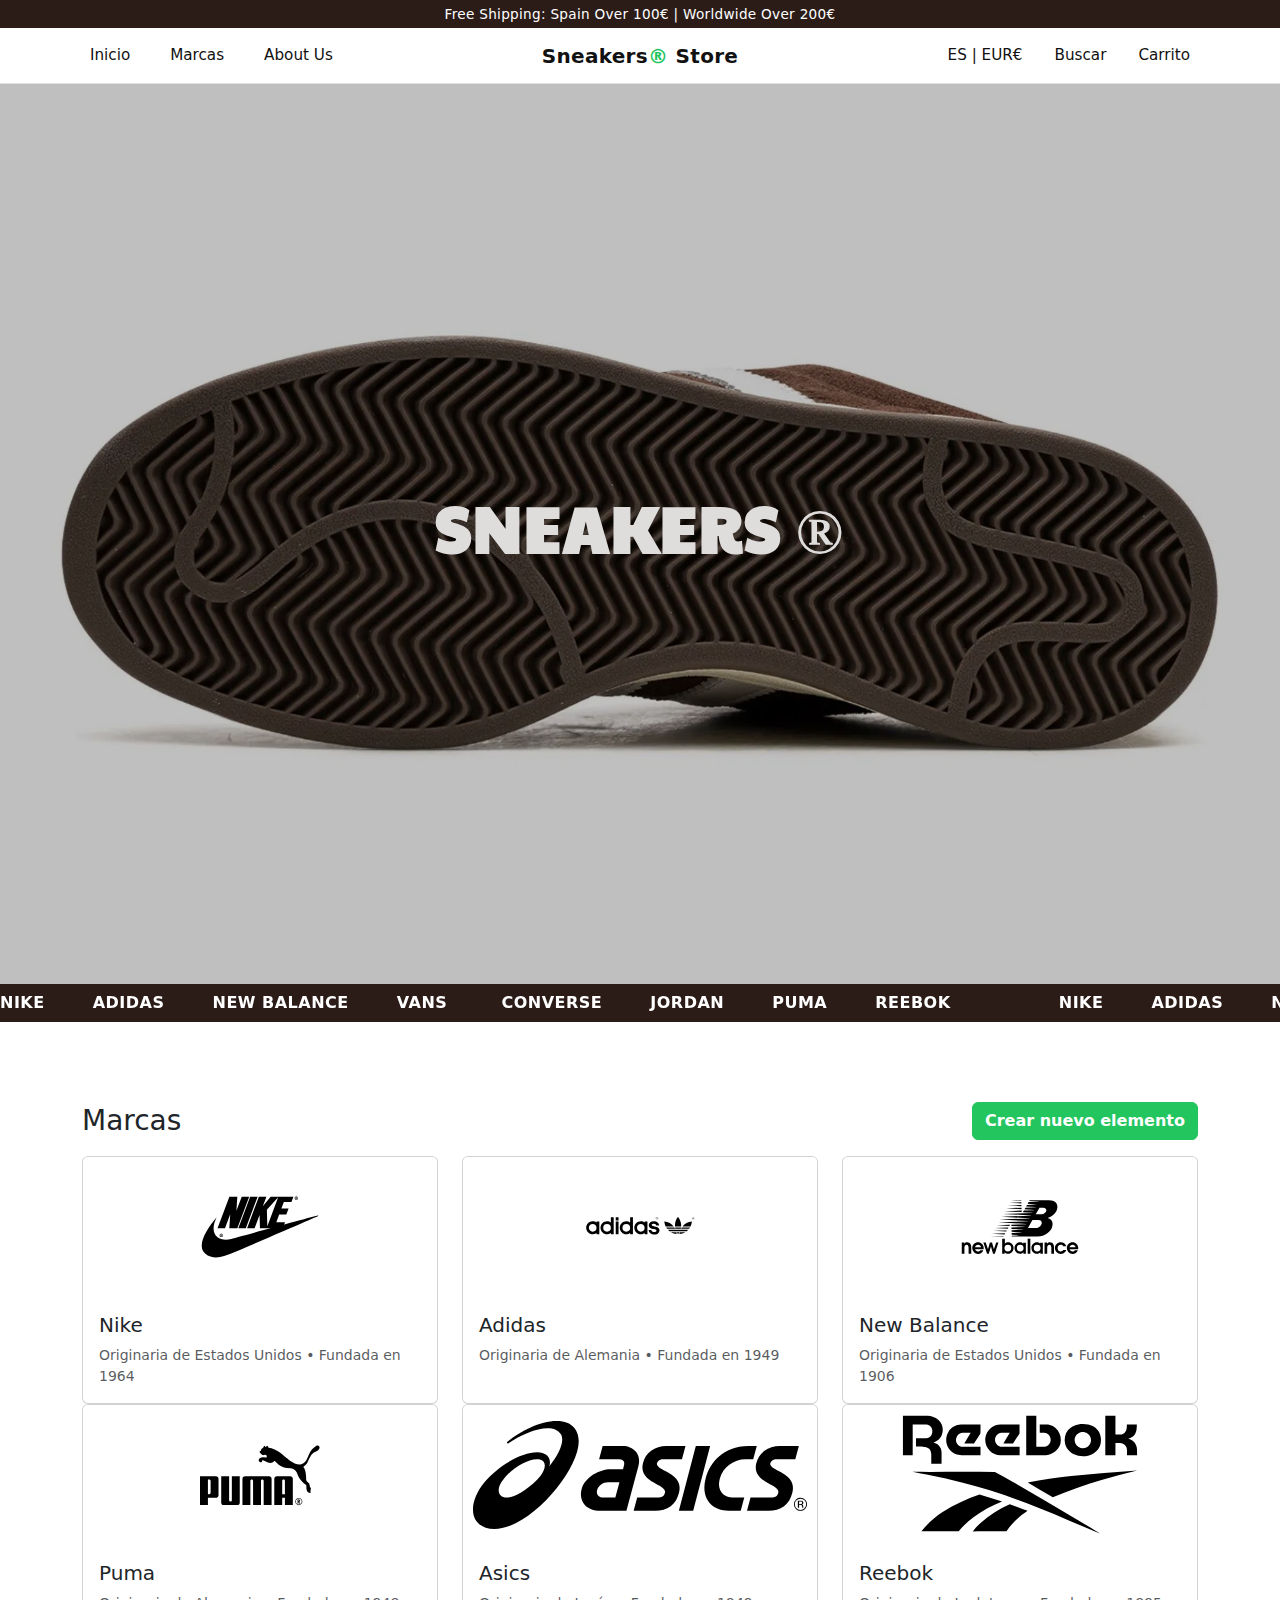
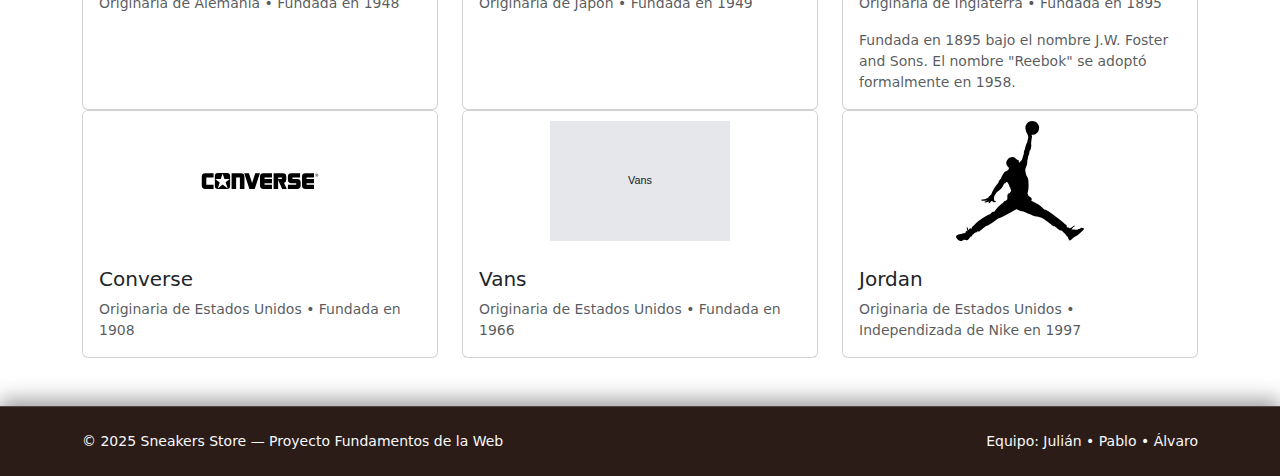
<file: index.html>
<!doctype html>
<html lang="es">
  <head>
    <meta charset="utf-8">
    <meta name="viewport" content="width=device-width, initial-scale=1">
    <title>Sneakers Store — Marcas</title>
    <link href="https://fonts.googleapis.com/css2?family=Paytone+One&display=swap" rel="stylesheet">
    <link href="https://cdn.jsdelivr.net/npm/bootstrap@5.3.3/dist/css/bootstrap.min.css" rel="stylesheet">
    <link href="css/styles.css" rel="stylesheet">
  </head>
  <body>
    <div class="top-bar text-center text-white py-1">
      Free Shipping: Spain Over 100€ | Worldwide Over 200€
    </div>

    <!-- NAVBAR -->
    <nav class="navbar navbar-expand-md border-bottom">
      <div class="container position-relative">
        <!-- BRAND -->
        <a class="navbar-brand fw-bold" href="index.html">
          Sneakers<span class="text-accent">®</span> Store
        </a>
        <button class="navbar-toggler bg-light" type="button"
                data-bs-toggle="collapse" data-bs-target="#navMenu"
                aria-controls="navMenu" aria-expanded="false" aria-label="Menú">
          <span class="navbar-toggler-icon"></span>
        </button>
        <div class="collapse navbar-collapse" id="navMenu">
          <!-- Menú izquierdo -->
          <ul class="navbar-nav me-md-auto flex-row gap-4">
            <li class="nav-item"><a class="nav-link" href="#">Inicio</a></li>
            <li class="nav-item"><a class="nav-link" href="index.html#marcas">Marcas</a></li>
            <li class="nav-item"><a class="nav-link" href="index.html#about">About Us</a></li>
          </ul>
          <!-- Menú derecho -->
          <ul class="navbar-nav ms-md-auto flex-row gap-3">
            <li class="nav-item"><a class="nav-link small" href="#">ES | EUR€</a></li>
            <li class="nav-item"><a class="nav-link small" href="#">Buscar</a></li>
            <li class="nav-item"><a class="nav-link small" href="#">Carrito</a></li>
          </ul>
        </div>
      </div>
    </nav>

    <!-- HERO -->
    <section class="hero d-flex align-items-center justify-content-center text-center">
      <h1 class="brand-title display-1 fw-bold">SNEAKERS <span class="registered-brand">®</span></h1>
    </section>

    <!-- TICKER DE MARCAS -->
    <div class="ticker" aria-label="Marcas">
      <div class="ticker__track">
        <div class="ticker__group">
          <span>Nike</span><span>Adidas</span><span>New Balance</span><span>Vans</span>
          <span>Converse</span><span>Jordan</span><span>Puma</span><span>Reebok</span>
        </div>
        <div class="ticker__group" aria-hidden="true">
          <span>Nike</span><span>Adidas</span><span>New Balance</span><span>Vans</span>
          <span>Converse</span><span>Jordan</span><span>Puma</span><span>Reebok</span>
        </div>
        <div class="ticker__group" aria-hidden="true">
          <span>Nike</span><span>Adidas</span><span>New Balance</span><span>Vans</span>
          <span>Converse</span><span>Jordan</span><span>Puma</span><span>Reebok</span>
        </div>
      </div>
    </div>

    <!-- MAIN CONTENT -->
    <main class="container section" id="marcas">
      <div class="d-flex justify-content-between align-items-center mb-3">
        <h1 class="h3 m-0">Marcas</h1>
        <a class="btn btn-primary" href="new.html">Crear nuevo elemento</a>
      </div>
      <div class="row grid-gap">
        <!-- ...existing code for brand cards... -->
        <div class="col-12 col-sm-6 col-lg-4">
          <a href="detail.html" class="text-decoration-none text-reset">
            <div class="card h-100">
              <img src="img/brands/nike.svg" class="card-img-top" alt="Logo de Nike">
              <div class="card-body">
                <h5 class="card-title">Nike</h5>
                <p class="card-text small text-muted">Originaria de Estados Unidos • Fundada en 1964</p>
              </div>
            </div>
          </a>
        </div>
        <!-- ...existing code for other brands... -->
        <div class="col-12 col-sm-6 col-lg-4">
          <a href="detail.html" class="text-decoration-none text-reset">
            <div class="card h-100">
              <img src="img/brands/adidas.svg" class="card-img-top" alt="Logo de Adidas">
              <div class="card-body">
                <h5 class="card-title">Adidas</h5>
                <p class="card-text small text-muted">Originaria de Alemania • Fundada en 1949</p>
              </div>
            </div>
          </a>
        </div>
        <!-- ...existing code for other brands... -->
        <div class="col-12 col-sm-6 col-lg-4">
          <a href="detail.html" class="text-decoration-none text-reset">
            <div class="card h-100">
              <img src="img/brands/new_balance.svg" class="card-img-top" alt="Logo de New Balance">
              <div class="card-body">
                <h5 class="card-title">New Balance</h5>
                <p class="card-text small text-muted">Originaria de Estados Unidos • Fundada en 1906</p>
              </div>
            </div>
          </a>
        </div>
        <!-- ...existing code for other brands... -->
        <div class="col-12 col-sm-6 col-lg-4">
          <a href="detail.html" class="text-decoration-none text-reset">
            <div class="card h-100">
              <img src="img/brands/puma.svg" class="card-img-top" alt="Logo de Puma">
              <div class="card-body">
                <h5 class="card-title">Puma</h5>
                <p class="card-text small text-muted">Originaria de Alemania • Fundada en 1948</p>
              </div>
            </div>
          </a>
        </div>
        <!-- ...existing code for other brands... -->
        <div class="col-12 col-sm-6 col-lg-4">
          <a href="detail.html" class="text-decoration-none text-reset">
            <div class="card h-100">
              <img src="img/brands/asics.svg" class="card-img-top" alt="Logo de Asics">
              <div class="card-body">
                <h5 class="card-title">Asics</h5>
                <p class="card-text small text-muted">Originaria de Japón • Fundada en 1949</p>
              </div>
            </div>
          </a>
        </div>
        <!-- ...existing code for other brands... -->
        <div class="col-12 col-sm-6 col-lg-4">
          <a href="detail.html" class="text-decoration-none text-reset">
            <div class="card h-100">
              <img src="img/brands/reebok.svg" class="card-img-top" alt="Logo de Reebok">
              <div class="card-body">
                <h5 class="card-title">Reebok</h5>
                <p class="card-text small text-muted">Originaria de Inglaterra • Fundada en 1895</p>
                <p class="card-text small text-muted">Fundada en 1895 bajo el nombre J.W. Foster and Sons. El nombre "Reebok" se adoptó formalmente en 1958. </p>
              </div>
            </div>
          </a>
        </div>
        <!-- ...existing code for other brands... -->
        <div class="col-12 col-sm-6 col-lg-4">
          <a href="detail.html" class="text-decoration-none text-reset">
            <div class="card h-100">
              <img src="img/brands/converse.svg" class="card-img-top" alt="Logo de Converse">
              <div class="card-body">
                <h5 class="card-title">Converse</h5>
                <p class="card-text small text-muted">Originaria de Estados Unidos • Fundada en 1908</p>
              </div>
            </div>
          </a>
        </div>
        <!-- ...existing code for other brands... -->
        <div class="col-12 col-sm-6 col-lg-4">
          <a href="detail.html" class="text-decoration-none text-reset">
            <div class="card h-100">
              <img src="img/brands/vans.svg" class="card-img-top" alt="Logo de Vans">
              <div class="card-body">
                <h5 class="card-title">Vans</h5>
                <p class="card-text small text-muted">Originaria de Estados Unidos • Fundada en 1966</p>
              </div>
            </div>
          </a>
        </div>
        <!-- ...existing code for other brands... -->
        <div class="col-12 col-sm-6 col-lg-4">
          <a href="detail.html" class="text-decoration-none text-reset">
            <div class="card h-100">
              <img src="img/brands/jordan.svg" class="card-img-top" alt="Logo de Jordan">
              <div class="card-body">
                <h5 class="card-title">Jordan</h5>
                <p class="card-text small text-muted">Originaria de Estados Unidos • Independizada de Nike en 1997</p>
              </div>
            </div>
          </a>
        </div>
        <!-- ...existing code... -->
      </div>
    </main>

    <!-- FOOTER -->
    <footer class="footer mt-5 py-4" id="about">
      <div class="container d-flex flex-column flex-md-row justify-content-between align-items-center">
        <p class="mb-2 mb-md-0 small">© 2025 Sneakers Store — Proyecto Fundamentos de la Web</p>
        <div class="small">Equipo: Julián • Pablo • Álvaro</div>
      </div>
    </footer>

    <script src="https://cdn.jsdelivr.net/npm/bootstrap@5.3.3/dist/js/bootstrap.bundle.min.js"></script>
  </body>
</html>
</file>
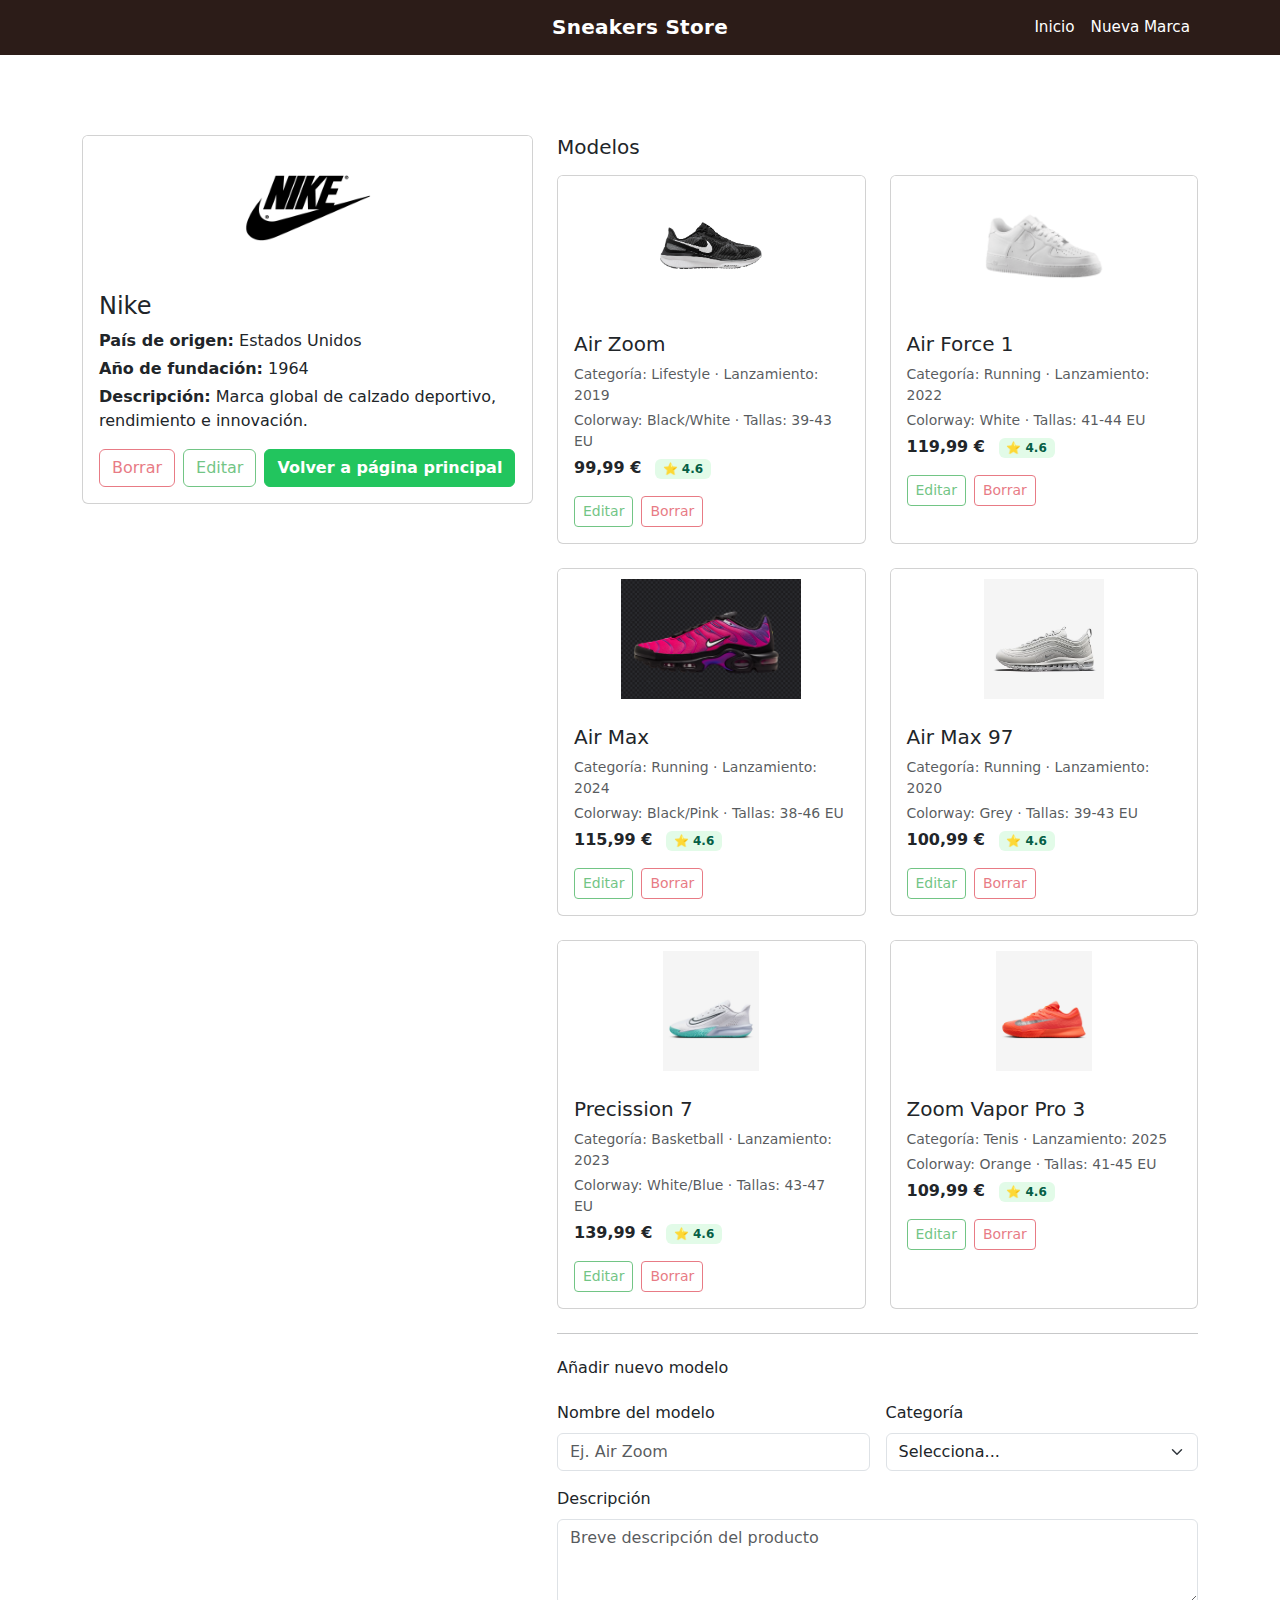
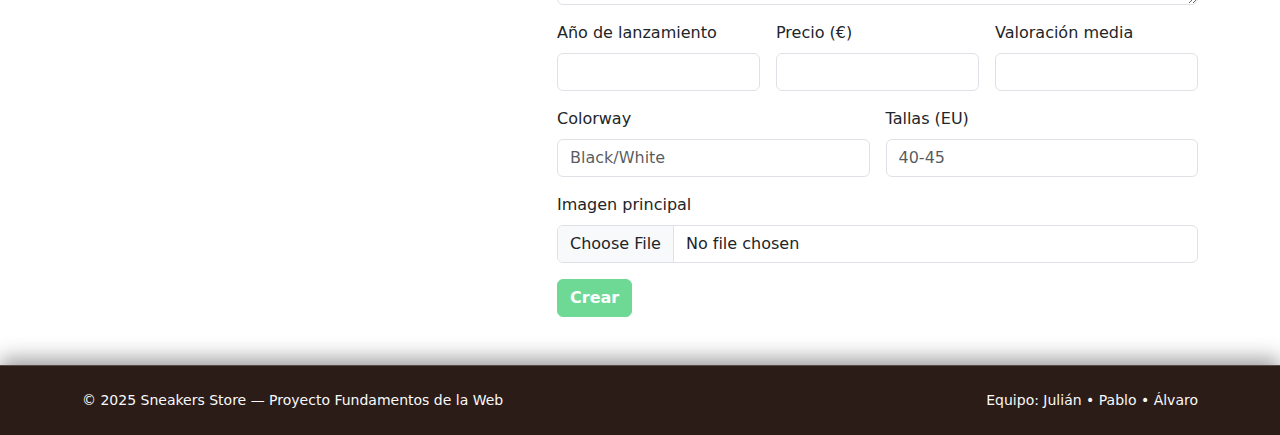
<file: detail.html>
<!doctype html>
<html lang="es">

<head>
  <meta charset="utf-8">
  <meta name="viewport" content="width=device-width, initial-scale=1">
  <title>Detalle de Marca — Sneakers Store</title>
  <link href="https://cdn.jsdelivr.net/npm/bootstrap@5.3.3/dist/css/bootstrap.min.css" rel="stylesheet">
  <link href="css/styles.css" rel="stylesheet">
</head>

<body class="page-detail d-flex flex-column min-vh-100">
  <nav class="navbar navbar-expand-lg">
    <div class="container">
      <a class="navbar-brand fw-bold" href="index.html">Sneakers Store</a>
      <button class="navbar-toggler bg-light" type="button" data-bs-toggle="collapse" data-bs-target="#navMenu">
        <span class="navbar-toggler-icon"></span>
      </button>
      <div class="collapse navbar-collapse" id="navMenu">
        <ul class="navbar-nav ms-auto">
          <li class="nav-item"><a class="nav-link" href="index.html">Inicio</a></li>
          <li class="nav-item"><a class="nav-link" href="new.html">Nueva Marca</a></li>
        </ul>
      </div>
    </div>
  </nav>

  <main class="container section">
    <div class="row g-4 align-items-start">
      <div class="col-12 col-lg-5">
        <div class="card">
          <img src="img/brands/nike.webp" class="card-img-top" alt="Logo de Nike">
          <div class="card-body">
            <h1 class="h4">Nike</h1>
            <p class="mb-1"><strong>País de origen:</strong> Estados Unidos</p>
            <p class="mb-1"><strong>Año de fundación:</strong> 1964</p>
            <p class="mb-3"><strong>Descripción:</strong> Marca global de calzado deportivo, rendimiento e innovación.
            </p>
            <div class="d-flex gap-2">
              <button class="btn btn-outline-danger" type="button" disabled>Borrar</button>
              <button class="btn btn-outline-primary" type="button" disabled>Editar</button>
              <a class="btn btn-primary" href="index.html">Volver a página principal</a>
            </div>
          </div>
        </div>
      </div>
      <div class="col-12 col-lg-7">
        <h2 class="h5 mb-3">Modelos</h2>
        <div class="row g-4">
          <!-- Modelo 1: air zoom -->
          <div class="col-12 col-md-6">
            <div class="card h-100">
              <img src="img/sneakers/air_zoom.webp" class="card-img-top" alt="Imagen de la sneaker Air Zoom">
              <div class="card-body">
                <h5 class="card-title">Air Zoom</h5>
                <p class="mb-1 small text-muted">Categoría: Lifestyle · Lanzamiento: 2019</p>
                <p class="mb-1 small text-muted">Colorway: Black/White · Tallas: 39-43 EU</p>
                <p class="fw-semibold">99,99 € <span class="badge badge-soft ms-2">⭐ 4.6</span></p>
                <div class="d-flex gap-2">
                  <button class="btn btn-outline-primary btn-sm" type="button" disabled>Editar</button>
                  <button class="btn btn-outline-danger btn-sm" type="button" disabled>Borrar</button>
                </div>
              </div>
            </div>
          </div>

          <!-- Modelo 2: air force one -->
          <div class="col-12 col-md-6">
            <div class="card h-100">
              <img src="img/sneakers/air_force_one.webp" class="card-img-top" alt="Imagen de la sneaker Air Force 1">
              <div class="card-body">
                <h5 class="card-title">Air Force 1</h5>
                <p class="mb-1 small text-muted">Categoría: Running · Lanzamiento: 2022</p>
                <p class="mb-1 small text-muted">Colorway: White · Tallas: 41-44 EU</p>
                <p class="fw-semibold">119,99 € <span class="badge badge-soft ms-2">⭐ 4.6</span></p>
                <div class="d-flex gap-2">
                  <button class="btn btn-outline-primary btn-sm" type="button" disabled>Editar</button>
                  <button class="btn btn-outline-danger btn-sm" type="button" disabled>Borrar</button>
                </div>
              </div>
            </div>
          </div>

          <!-- Modelo 3: air max -->
          <div class="col-12 col-md-6">
            <div class="card h-100">
              <img src="img/sneakers/air_max.webp" class="card-img-top" alt="Imagen de la sneaker air max 97">
              <div class="card-body">
                <h5 class="card-title">Air Max</h5>
                <p class="mb-1 small text-muted">Categoría: Running · Lanzamiento: 2024</p>
                <p class="mb-1 small text-muted">Colorway: Black/Pink · Tallas: 38-46 EU</p>
                <p class="fw-semibold">115,99 € <span class="badge badge-soft ms-2">⭐ 4.6</span></p>
                <div class="d-flex gap-2">
                  <button class="btn btn-outline-primary btn-sm" type="button" disabled>Editar</button>
                  <button class="btn btn-outline-danger btn-sm" type="button" disabled>Borrar</button>
                </div>
              </div>
            </div>
          </div>

          <!-- Modelo 4: air max 97 -->
          <div class="col-12 col-md-6">
            <div class="card h-100">
              <img src="img/sneakers/nike_air_max_97.webp" class="card-img-top" alt="Imagen de la sneaker Air Max 97">
              <div class="card-body">
                <h5 class="card-title">Air Max 97</h5>
                <p class="mb-1 small text-muted">Categoría: Running · Lanzamiento: 2020</p>
                <p class="mb-1 small text-muted">Colorway: Grey · Tallas: 39-43 EU</p>
                <p class="fw-semibold">100,99 € <span class="badge badge-soft ms-2">⭐ 4.6</span></p>
                <div class="d-flex gap-2">
                  <button class="btn btn-outline-primary btn-sm" type="button" disabled>Editar</button>
                  <button class="btn btn-outline-danger btn-sm" type="button" disabled>Borrar</button>
                </div>
              </div>
            </div>
          </div>

          <!-- Modelo 5: precission 7 -->
          <div class="col-12 col-md-6">
            <div class="card h-100">
              <img src="img/sneakers/nike_precission_7.webp" class="card-img-top"
                alt="Imagen de la sneaker precission 7">
              <div class="card-body">
                <h5 class="card-title">Precission 7</h5>
                <p class="mb-1 small text-muted">Categoría: Basketball · Lanzamiento: 2023</p>
                <p class="mb-1 small text-muted">Colorway: White/Blue · Tallas: 43-47 EU</p>
                <p class="fw-semibold">139,99 € <span class="badge badge-soft ms-2">⭐ 4.6</span></p>
                <div class="d-flex gap-2">
                  <button class="btn btn-outline-primary btn-sm" type="button" disabled>Editar</button>
                  <button class="btn btn-outline-danger btn-sm" type="button" disabled>Borrar</button>
                </div>
              </div>
            </div>
          </div>

          <!-- Modelo 6: zoom vapor pro 3 -->
          <div class="col-12 col-md-6">
            <div class="card h-100">
              <img src="img/sneakers/nike_zoom_vapor_pro_3.webp" class="card-img-top"
                alt="Imagen de la sneaker zoom vapor pro 3">
              <div class="card-body">
                <h5 class="card-title">Zoom Vapor Pro 3</h5>
                <p class="mb-1 small text-muted">Categoría: Tenis · Lanzamiento: 2025</p>
                <p class="mb-1 small text-muted">Colorway: Orange · Tallas: 41-45 EU</p>
                <p class="fw-semibold">109,99 € <span class="badge badge-soft ms-2">⭐ 4.6</span></p>
                <div class="d-flex gap-2">
                  <button class="btn btn-outline-primary btn-sm" type="button" disabled>Editar</button>
                  <button class="btn btn-outline-danger btn-sm" type="button" disabled>Borrar</button>
                </div>
              </div>
            </div>
          </div>

        </div>
        <hr class="my-4">
        <h3 class="h6">Añadir nuevo modelo</h3>
        <form class="row g-3 mt-1" action="#" method="post" enctype="multipart/form-data">
          <div class="col-12 col-md-6">
            <label for="name" class="form-label">Nombre del modelo</label>
            <input type="text" id="name" name="name" class="form-control" placeholder="Ej. Air Zoom" required>
          </div>
          <div class="col-12 col-md-6">
            <label for="category" class="form-label">Categoría</label>
            <select id="category" name="category" class="form-select" required>
              <option value="">Selecciona...</option>
              <option>Running</option>
              <option>Lifestyle</option>
              <option>Basketball</option>
              <option>Skate</option>
              <option>Tenis</option>
            </select>
          </div>
          <div class="col-12">
            <label for="description" class="form-label">Descripción</label>
            <textarea id="description" name="description" class="form-control" rows="3"
              placeholder="Breve descripción del producto" required></textarea>
          </div>
          <div class="col-6 col-md-4">
            <label for="release_year" class="form-label">Año de lanzamiento</label>
            <input type="number" id="release_year" name="release_year" class="form-control" min="1970" max="2025"
              step="1" required>
          </div>
          <div class="col-6 col-md-4">
            <label for="price" class="form-label">Precio (€)</label>
            <input type="number" id="price" name="price" class="form-control" min="0" step="0.01" required>
          </div>
          <div class="col-12 col-md-4">
            <label for="average_rating" class="form-label">Valoración media</label>
            <input type="number" id="average_rating" name="average_rating" class="form-control" min="0" max="5"
              step="0.1">
          </div>
          <div class="col-12 col-md-6">
            <label for="colorway" class="form-label">Colorway</label>
            <input type="text" id="colorway" name="colorway" class="form-control" placeholder="Black/White">
          </div>
          <div class="col-12 col-md-6">
            <label for="size_range" class="form-label">Tallas (EU)</label>
            <input type="text" id="size_range" name="size_range" class="form-control" placeholder="40-45">
          </div>
          <div class="col-12">
            <label for="cover_image" class="form-label">Imagen principal</label>
            <input type="file" id="cover_image" name="cover_image" class="form-control" accept="image/*">
          </div>
          <div class="col-12">
            <button class="btn btn-primary" type="button" disabled>Crear</button>
          </div>
        </form>
      </div>
    </div>
  </main>

  <footer class="footer mt-5 py-4" id="about">
    <div class="container d-flex flex-column flex-md-row justify-content-between align-items-center">
      <p class="mb-2 mb-md-0 small">© 2025 Sneakers Store — Proyecto Fundamentos de la Web</p>
      <div class="small">Equipo: Julián • Pablo • Álvaro</div>
    </div>
  </footer>

  <script src="https://cdn.jsdelivr.net/npm/bootstrap@5.3.3/dist/js/bootstrap.bundle.min.js"></script>
</body>

</html>
</file>
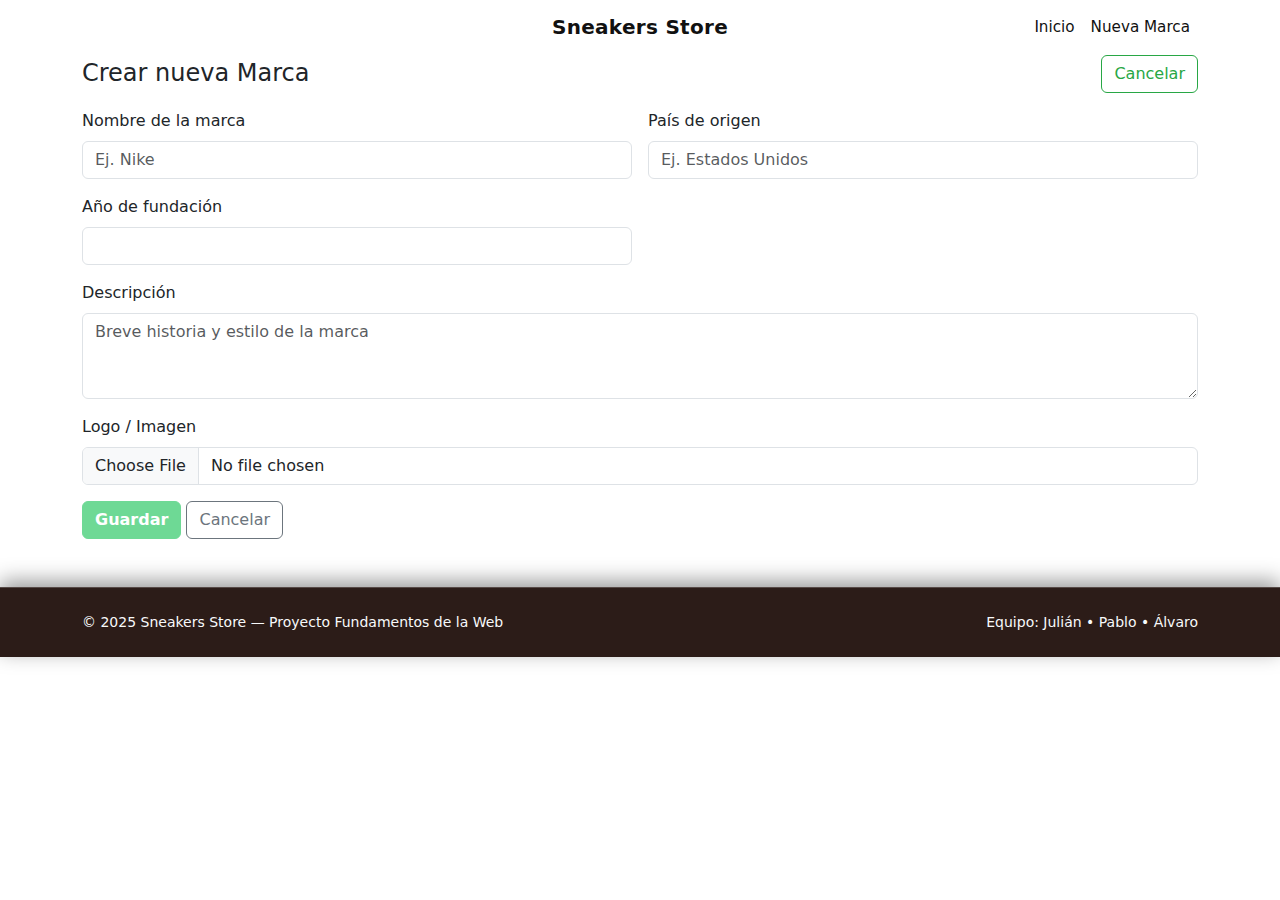
<file: new.html>
<!doctype html>
<html lang="es">
  <head>
    <meta charset="utf-8">
    <meta name="viewport" content="width=device-width, initial-scale=1">
    <title>Nueva Marca — Sneakers Store</title>
    <link href="https://cdn.jsdelivr.net/npm/bootstrap@5.3.3/dist/css/bootstrap.min.css" rel="stylesheet">
    <link href="css/styles.css" rel="stylesheet">
  </head>
  <body>
  
<nav class="navbar navbar-expand-lg">
  <div class="container">
    <a class="navbar-brand fw-bold" href="index.html">Sneakers Store</a>
    <button class="navbar-toggler bg-light" type="button" data-bs-toggle="collapse" data-bs-target="#navMenu">
      <span class="navbar-toggler-icon"></span>
    </button>
    <div class="collapse navbar-collapse" id="navMenu">
      <ul class="navbar-nav ms-auto">
        <li class="nav-item"><a class="nav-link" href="index.html">Inicio</a></li>
        <li class="nav-item"><a class="nav-link" href="new.html">Nueva Marca</a></li>
      </ul>
    </div>
  </div>
</nav>


<main class="container section">
  <div class="d-flex justify-content-between align-items-center mb-3">
    <h1 class="h4 m-0">Crear nueva Marca</h1>
    <a class="btn btn-outline-primary" href="index.html">Cancelar</a>
  </div>
  <form class="row g-3" action="#" method="post" enctype="multipart/form-data">
    <div class="col-12 col-md-6">
      <label for="brandName" class="form-label">Nombre de la marca</label>
      <input type="text" id="brandName" name="name" class="form-control" placeholder="Ej. Nike" required>
    </div>
    <div class="col-12 col-md-6">
      <label for="country" class="form-label">País de origen</label>
      <input type="text" id="country" name="country_origin" class="form-control" placeholder="Ej. Estados Unidos" required>
    </div>
    <div class="col-12 col-md-6">
      <label for="founded" class="form-label">Año de fundación</label>
      <input type="number" id="founded" name="founded_year" class="form-control" min="1900" max="2025" step="1" required>
    </div>
    <div class="col-12">
      <label for="description" class="form-label">Descripción</label>
      <textarea id="description" name="description" class="form-control" rows="3" placeholder="Breve historia y estilo de la marca" required></textarea>
    </div>
    <div class="col-12">
      <label for="logo" class="form-label">Logo / Imagen</label>
      <input type="file" id="logo" name="logo_image" class="form-control" accept="image/*" required>
    </div>
    <div class="col-12">
      <button class="btn btn-primary" type="button" disabled>Guardar</button>
      <a class="btn btn-outline-secondary" href="index.html">Cancelar</a>
    </div>
  </form>
</main>

    
<footer class="footer mt-5 py-4">
  <div class="container d-flex flex-column flex-md-row justify-content-between align-items-center">
    <p class="mb-2 mb-md-0 small">© 2025 Sneakers Store — Proyecto Fundamentos de la Web</p>
    <div class="small">Equipo: Julián • Pablo • Álvaro</div>
  </div>
</footer>

    <script src="https://cdn.jsdelivr.net/npm/bootstrap@5.3.3/dist/js/bootstrap.bundle.min.js"></script>
  </body>
</html>
</file>
<file: css/styles.css>
/* Variables */
:root {
  --bg-dark: #2c1c18;
  --accent: #22c55e;
  --accent-hover: #16a34a;
}

/* Marca registrada */
.registered-brand {
  font-family: Impact;
}

/* Top bar */
.top-bar {
  background-color: var(--bg-dark);
  font-size: 0.85rem;
  letter-spacing: 0.3px;
}

/* Navbar */
.navbar {
  background-color: #fff;
  font-size: 0.95rem;
}

.page-new .navbar,
.page-detail .navbar {
  background-color: #2c1c18;
  margin-bottom: 5rem;
}

.page-new .navbar .nav-link,
.page-new .navbar-brand,
.page-detail .navbar .nav-link,
.page-detail .navbar-brand {
  color: #fff !important;
}

.nav-link {
  color: #111 !important;
  font-weight: 500;
}

.navbar-brand {
  color: #111;
  font-weight: 700;
  letter-spacing: 0.3px;
}

.text-accent {
  color: var(--accent);
}

/* HERO section */
.hero {
  height: 100vh;
  background-image: url("../img/web/sneaker.png");
  background-size: cover;
  background-position: center;
  position: relative;
}

.hero::after {
  content: "";
  position: absolute;
  inset: 0;
  background: rgba(0, 0, 0, 0.25);
}

.brand-title {
  position: relative;
  z-index: 2;
  color: #dfdcdc;
  font-family: "Paytone One", system-ui, -apple-system, "Segoe UI", Roboto, Arial, sans-serif;
  font-weight: 400;
  letter-spacing: 1.5px;
}

/* Marcas (ticker) */
.ticker {
  --h: 38px;
  --bg: #2c1c18;
  --ink: #fff;
  --gap: 3rem;
  --speed: 22s;

  height: var(--h);
  background: var(--bg);
  color: var(--ink);
  overflow: hidden;
  line-height: var(--h);
  font-weight: 700;
  letter-spacing: .5px;
  text-transform: uppercase;
  white-space: nowrap;
  margin-bottom: 5rem;
}

.ticker__track {
  display: inline-block;
  white-space: nowrap;
  will-change: transform;
  animation: ticker-move var(--speed) linear infinite;
}

.ticker__group {
  display: inline-block;
  white-space: nowrap;
}

.ticker__group span {
  display: inline-block;
  padding-right: var(--gap);
}

/* hueco fantasma al final para que entre último y primero haya el mismo espacio */
.ticker__group::after {
  content: "";
  display: inline-block;
  width: var(--gap);
  height: 1px;
  vertical-align: middle;
}

/* hay 3 grupos → desplazamos 1/3 del ancho total */
@keyframes ticker-move {
  from {
    transform: translateX(0);
  }

  to {
    transform: translateX(-33.3333%);
  }
}

/* pausa opcional */
.ticker:hover .ticker__track {
  animation-play-state: paused;
}

@media (prefers-reduced-motion: reduce) {
  .ticker__track {
    animation: none;
  }
}

/* Footer */
.footer {
  background-color: #2c1c18;
  color: #f8f9fa;
  font-weight: 500;
  border-top: 1px solid rgba(255, 255, 255, 0.2);
  box-shadow: 0 -6px 20px rgba(0, 0, 0, 0.4);
}


/* ===============================
   RESPONSIVE TWEAKS
   =============================== */

/* XS (≤576px): texto y alturas más contenidos */
@media (max-width: 576px) {
  .navbar {
    font-size: 0.9rem;
  }

  .hero {
    height: 80vh;
  }

  /* menos alto en móvil */
  .brand-title {
    font-size: clamp(2rem, 8vw, 3rem);
    /* tamaño fluido */
    letter-spacing: 1px;
    text-align: center;
  }

  .ticker {
    --h: 32px;
    /* barra un pelín más estrecha */
    --gap: 1.5rem;
    /* menos hueco entre marcas */
    margin-bottom: 2rem;
  }
}

/* SM–MD (≥576px y <992px): ajustes suaves */
@media (min-width: 576px) and (max-width: 991.98px) {
  .brand-title {
    font-size: clamp(2.5rem, 6vw, 4rem);
  }
}

/* LG+ (≥992px): hero completo y tipografía amplia */
@media (min-width: 992px) {
  .hero {
    height: 100vh;
  }

  .brand-title {
    font-size: clamp(3.5rem, 5vw, 5.5rem);
    letter-spacing: 2px;
  }
}

/* ===========================================
   NOTA GRID (USAR BOOTSTRAP, NO CSS GRID NATIVO)
   =========================================== */
/*
  El grid de marcas debe construirse con clases de Bootstrap.
  Para 1 / 2 / 3 columnas (xs / sm / lg):

  <div class="row g-3">
    <div class="col-12 col-sm-6 col-lg-4">...</div>
    <div class="col-12 col-sm-6 col-lg-4">...</div>
    <div class="col-12 col-sm-6 col-lg-4">...</div>
    ...
  </div>

  - col-12   → 1 columna en móviles (xs)
  - col-sm-6 → 2 columnas en pantallas pequeñas (sm)
  - col-lg-4 → 3 columnas en pantallas grandes (lg)
*/


/* ===== SOLO móvil (≤575.98px) ===== */
@media (max-width: 575.98px) {
  .navbar .container {
    position: relative;
    min-height: 52px;
  }

  /* Brand centrado en la barra (estado colapsado) */
  .navbar-brand {
    position: absolute;
    left: 50%;
    top: 50%;
    transform: translate(-50%, -50%);
    margin: 0;
    font-size: 1.05rem;
    line-height: 1;
    z-index: 2;
  }

  /* Hamburguesa a la derecha */
  .navbar-toggler {
    position: absolute;
    right: .75rem;
    top: 50%;
    transform: translateY(-50%);
    z-index: 3;
    border: 1px solid rgba(0, 0, 0, .15);
  }

  /* Cuando el menú está ABIERTO, quitamos el absoluto del brand para que NO se superponga */
  .navbar-collapse.show~.navbar-brand,
  .navbar-collapse.collapsing~.navbar-brand {
    position: static;
    transform: none;
    display: block;
    text-align: center;
    padding: .35rem 0;
    z-index: 1;
  }

  /* Panel del menú abierto */
  .navbar-collapse {
    background: #fff;
    border-top: 1px solid rgba(0, 0, 0, .08);
    padding: .5rem 0;
    z-index: 2;
  }

  .page-new .navbar-collapse,
  .page-detail .navbar-collapse {
    background: #2c1c18;
    border-top: 1px solid rgba(255, 255, 255, .12);
  }

  .navbar-nav {
    flex-direction: column;
    align-items: center;
    gap: .25rem;
  }

  /* Icono hamburguesa siempre visible */
  .navbar .navbar-toggler-icon {
    background-image: url("data:image/svg+xml,%3Csvg xmlns='http://www.w3.org/2000/svg' viewBox='0 0 30 30'%3E%3Cpath stroke='currentColor' stroke-linecap='round' stroke-miterlimit='10' stroke-width='2' d='M4 7h22M4 15h22M4 23h22'/%3E%3C/svg%3E");
  }

  .page-new .navbar .navbar-toggler,
  .page-detail .navbar .navbar-toggler {
    border-color: rgba(255, 255, 255, .25);
    color: #fff;
  }
}

/* ===== Brand centrado en iPad/escritorio (≥768px) ===== */
@media (min-width: 768px) {
  .navbar .container {
    position: relative;
    /* ancla para el posicionamiento absoluto del brand */
  }

  .navbar-brand {
    position: absolute;
    left: 50%;
    top: 50%;
    transform: translate(-50%, -50%);
    margin: 0;
    z-index: 2;
    /* por si coincide visualmente con los ULs */
    pointer-events: none;
    /* evita tapar clics de los menús laterales */
  }

  /* permite clics dentro del texto si lo necesitas */
  .navbar-brand a,
  .navbar-brand span {
    pointer-events: auto;
  }
}

/* === Ajustes para logos y sneakers === */

/* Logos de la entidad principal (index.html) */
.logo-img {
  height: 140px;
  width: 100%;
  object-fit: contain;
  display: block;
  padding: 10px;
}

/* Imágenes de sneakers (detail.html) */
.sneaker-img {
  height: 180px;
  width: 100%;
  object-fit: contain;
  display: block;
  padding: 8px;
}

/* Uniformidad de las cards dentro del grid Bootstrap */
.card.h-100 {
  display: flex;
  flex-direction: column;
}

.card.h-100 .card-body {
  margin-top: auto;
}

/* --- Para imágenes PNG o WebP --- */
.card-img-top {
  width: 100%;
  height: 140px;
  /* altura fija y uniforme */
  object-fit: contain;
  /* adapta el logo sin deformar */
  background-color: #fff;
  /* evita fondo gris o transparente visible */
  padding: 10px;
  display: block;
}

/* Cards uniformes */
.card.h-100 {
  display: flex;
  flex-direction: column;
}

.card.h-100 .card-body {
  margin-top: auto;
}

/* Rating*/
.badge-soft {
  background-color: #e2fbe8;
  color: #065f46;
  font-weight: 600;
}

/*Botones*/
.btn-primary {
  --bs-btn-bg: var(--accent);
  --bs-btn-border-color: var(--accent);
  --bs-btn-hover-bg: var(--accent-hover);
  --bs-btn-hover-border-color: var(--accent-hover);
  --bs-btn-active-bg: var(--accent-hover);
  --bs-btn-active-border-color: var(--accent-hover);
  --bs-btn-disabled-bg: var(--accent);
  --bs-btn-disabled-border-color: var(--accent);
  font-weight: 600;
}

/* Cambia TODOS los outline-primary a verde */
.btn-outline-primary {
  --bs-btn-color: #28a745;
  --bs-btn-border-color: #28a745;
  --bs-btn-hover-bg: #28a745;
  --bs-btn-hover-border-color: #28a745;
  --bs-btn-active-bg: #28a745;
  --bs-btn-active-border-color: #28a745;
  /* estados focus/active usan el color de borde activo */
}

/* MUY IMPORTANTE: estado deshabilitado */
.btn-outline-primary:disabled,
.btn-outline-primary.disabled {
  --bs-btn-disabled-color: #28a745;
  --bs-btn-disabled-border-color: #28a745;
  /* outline disabled mantiene bg transparente por defecto */
}
</file>
